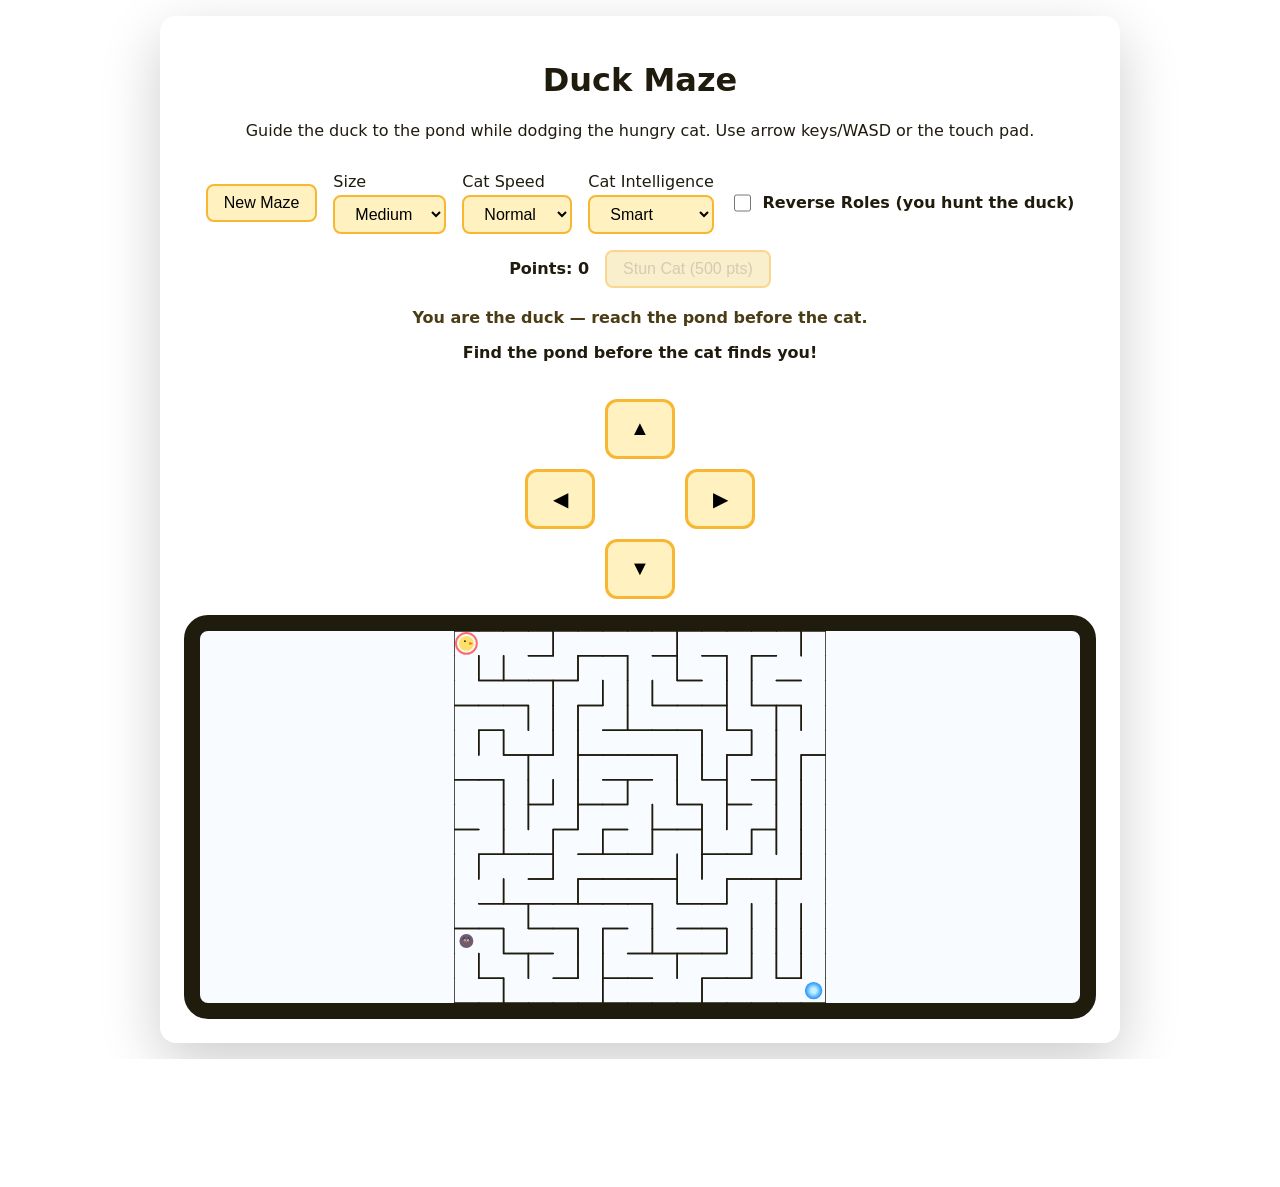
<file: index.html>
<!DOCTYPE html>
<html lang="en">
<head>
  <meta charset="UTF-8" />
  <meta name="viewport" content="width=device-width, initial-scale=1.0" />
  <title>Duck Maze</title>
  <link rel="stylesheet" href="main.css?v=2" />
</head>
<body>
  <main class="app">
    <header>
      <h1>Duck Maze</h1>
      <p>Guide the duck to the pond while dodging the hungry cat. Use arrow keys/WASD or the touch pad.</p>
    </header>
    <section class="controls-bar">
      <button id="regen" type="button">New Maze</button>
      <label>
        Size
        <select id="size">
          <option value="10">Small</option>
          <option value="15" selected>Medium</option>
          <option value="20">Large</option>
        </select>
      </label>
      <label>
        <span id="speedLabel">Cat Speed</span>
        <select id="speed">
          <option value="chill">Chill</option>
          <option value="normal" selected>Normal</option>
          <option value="furious">Furious</option>
        </select>
      </label>
      <label>
        <span id="intelligenceLabel">Cat Intelligence</span>
        <select id="intelligence">
          <option value="simple">Playful</option>
          <option value="smart" selected>Smart</option>
          <option value="hunter">Hunter</option>
        </select>
      </label>
      <label class="reverse-toggle">
        <input id="reverseRoles" type="checkbox" />
        Reverse Roles (you hunt the duck)
      </label>
    </section>
    <section class="points-bar">
      <p class="points-display">Points: <span id="points">0</span></p>
      <button id="stun" type="button">Stun Cat (500 pts)</button>
    </section>
    <section class="status-block">
      <p id="roleHint" class="role-hint" aria-live="polite"></p>
      <p id="status" role="status" aria-live="polite"></p>
    </section>
    <div class="touch-controls" aria-label="Touch controls" role="group">
      <button data-dir="top" aria-label="Move Up">▲</button>
      <button data-dir="left" aria-label="Move Left">◀</button>
      <button data-dir="bottom" aria-label="Move Down">▼</button>
      <button data-dir="right" aria-label="Move Right">▶</button>
    </div>
    <section class="maze-area" aria-label="Maze viewport">
      <div class="maze-scroll">
        <canvas id="maze" width="600" height="600" aria-label="Duck Maze"></canvas>
      </div>
    </section>
  </main>
  <script src="main.js?v=2" type="module"></script>
</body>
</html>
</file>
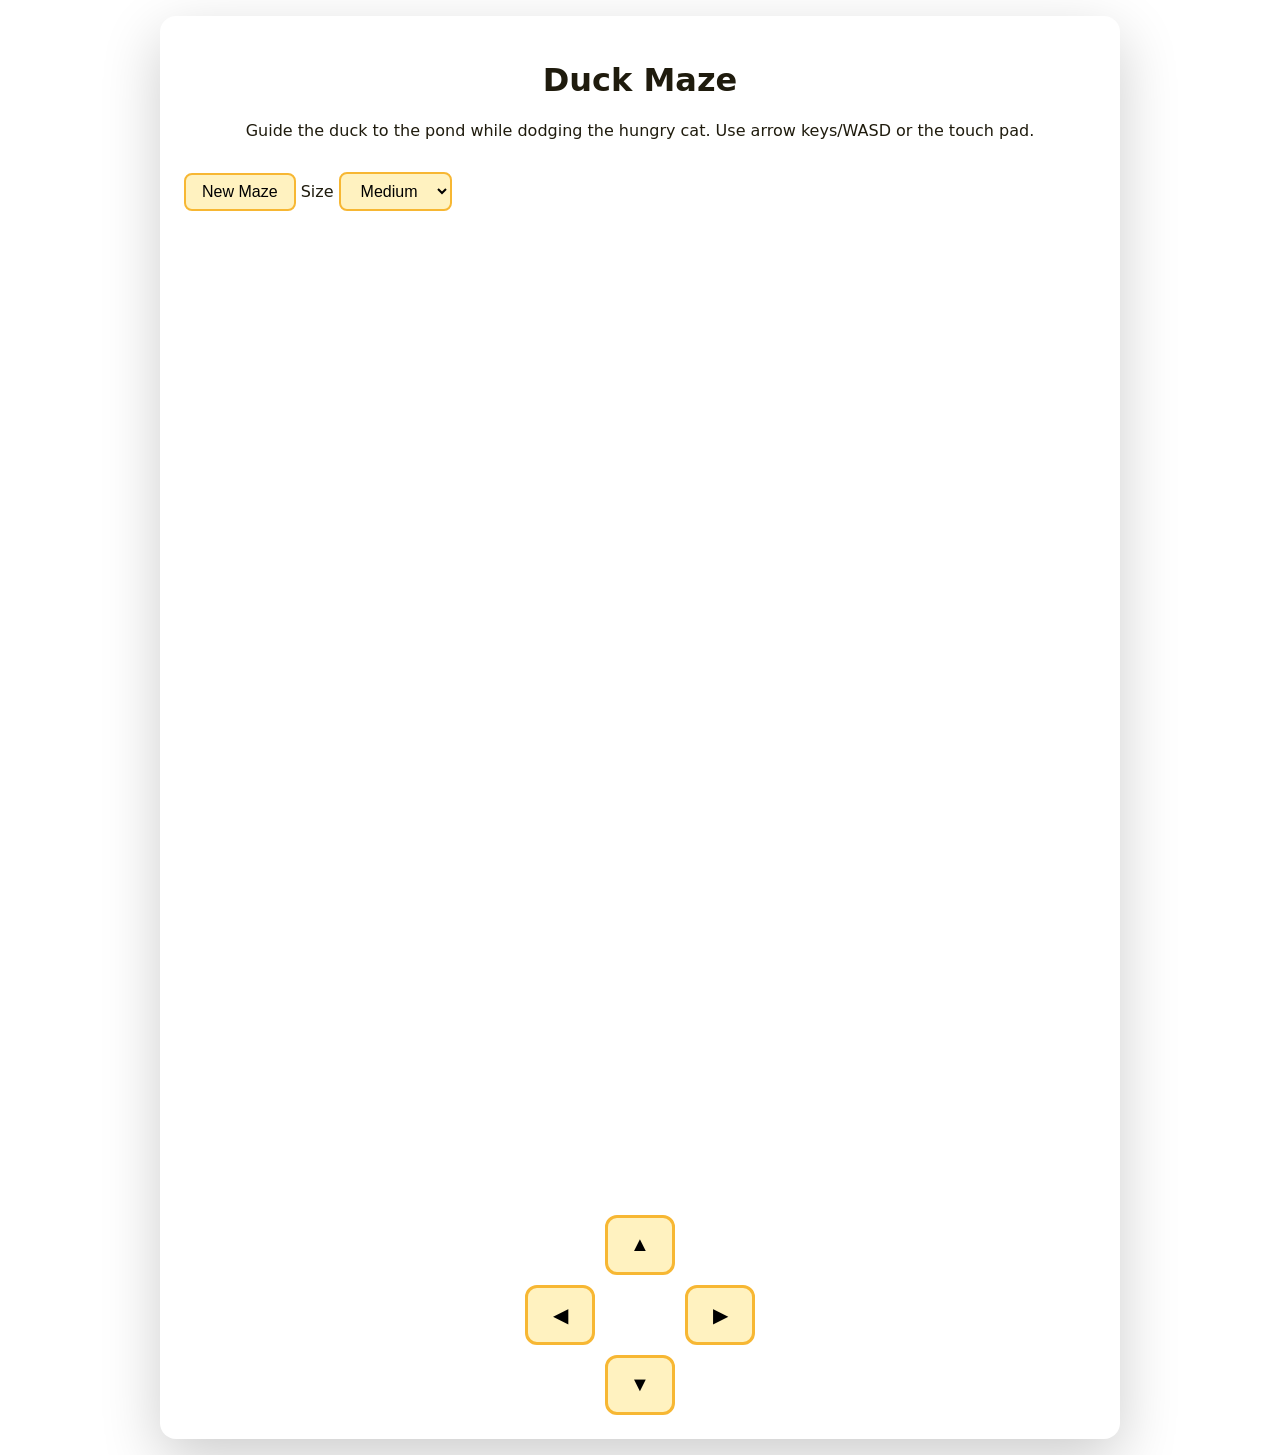
<file: index.html duck maze.html>
<!DOCTYPE html>
<html lang="en">
<head>
  <meta charset="UTF-8" />
  <meta name="viewport" content="width=device-width, initial-scale=1.0" />
  <title>Duck Maze</title>
  <link rel="stylesheet" href="main.css" />
</head>
<body>
  <main class="app">
    <header>
      <h1>Duck Maze</h1>
      <p>Guide the duck to the pond while dodging the hungry cat. Use arrow keys/WASD or the touch pad.</p>
    </header>
    <section class="controls">
      <button id="regen" type="button">New Maze</button>
      <label>
        Size
        <select id="size">
          <option value="10">Small</option>
          <option value="15" selected>Medium</option>
          <option value="20">Large</option>
        </select>
      </label>
    </section>
    <canvas id="maze" width="600" height="600" aria-label="Duck Maze"></canvas>
    <p id="status" role="status" aria-live="polite"></p>
    <section class="touch-controls" aria-label="Touch controls" role="group">
      <button data-dir="top" aria-label="Move Up">▲</button>
      <button data-dir="left" aria-label="Move Left">◀</button>
      <button data-dir="bottom" aria-label="Move Down">▼</button>
      <button data-dir="right" aria-label="Move Right">▶</button>
    </section>
  </main>
  <script src="main.js" type="module"></script>
</body>
</html>
</file>
<file: main.css>
* {
  box-sizing: border-box;
}

body {
  margin: 0;
  padding: 16px;
  font-family: 'Segoe UI', system-ui, -apple-system, sans-serif;
  background: #ffffff;
  color: #1f1b0d;
  min-height: 100vh;
  display: flex;
  align-items: center;
  justify-content: center;
}

.app {
  width: min(95vw, 960px);
  background: #ffffff;
  border-radius: 16px;
  padding: 24px;
  box-shadow: 0 20px 60px rgba(0, 0, 0, 0.2);
  display: flex;
  flex-direction: column;
  gap: 16px;
}

header {
  text-align: center;
}

.controls-bar {
  display: flex;
  flex-wrap: wrap;
  gap: 16px;
  justify-content: center;
  align-items: center;
}

.controls-bar label {
  display: flex;
  flex-direction: column;
  gap: 4px;
  text-align: left;
}

.controls-bar label.reverse-toggle {
  flex-direction: row;
  align-items: center;
  font-weight: 600;
  gap: 8px;
}

.controls-bar label.reverse-toggle input {
  width: 1.1rem;
  height: 1.1rem;
}

.points-bar {
  display: flex;
  flex-wrap: wrap;
  justify-content: center;
  align-items: center;
  gap: 16px;
  font-weight: 600;
}

.points-display {
  margin: 0;
}

button,
select {
  font-size: 1rem;
  padding: 8px 16px;
  border-radius: 8px;
  border: 2px solid #f7b733;
  background: #fff2c0;
  cursor: pointer;
  touch-action: manipulation;
}

button:hover,
select:hover {
  background: #ffe48c;
}

button:disabled {
  opacity: 0.55;
  cursor: not-allowed;
  background: #f7e3a3;
}

.status-block {
  text-align: center;
}

.role-hint {
  margin: 4px 0;
  font-weight: 600;
  color: #4a3c15;
}

#status {
  min-height: 1.5rem;
  font-weight: 600;
}

.maze-area {
  width: 100%;
}

.maze-scroll {
  background: #f8fbff;
  border: 16px solid #1f1b0d;
  border-radius: 24px;
  width: 100%;
  max-height: calc(100vh - 240px);
  overflow: auto;
}

#maze {
  display: block;
  margin: 0 auto;
  width: min(100%, 900px);
  height: auto;
  background: transparent;
}

.touch-controls {
  margin: 0 auto;
  display: grid;
  grid-template-columns: repeat(3, 70px);
  grid-template-rows: repeat(3, 60px);
  grid-template-areas:
    '. up .'
    'left . right'
    '. down .';
  gap: 10px;
  justify-content: center;
}

.touch-controls button {
  font-size: 1.25rem;
  border-radius: 12px;
  border-width: 3px;
  touch-action: manipulation;
}

.touch-controls [data-dir="top"] {
  grid-area: up;
}

.touch-controls [data-dir="left"] {
  grid-area: left;
}

.touch-controls [data-dir="bottom"] {
  grid-area: down;
}

.touch-controls [data-dir="right"] {
  grid-area: right;
}

@media (max-width: 640px) {
  body {
    padding: 12px;
  }

  .maze-scroll {
    max-height: none;
  }

  .touch-controls {
    grid-template-columns: repeat(3, minmax(60px, 24vw));
    grid-template-rows: repeat(3, minmax(50px, 18vw));
  }
}
</file>
